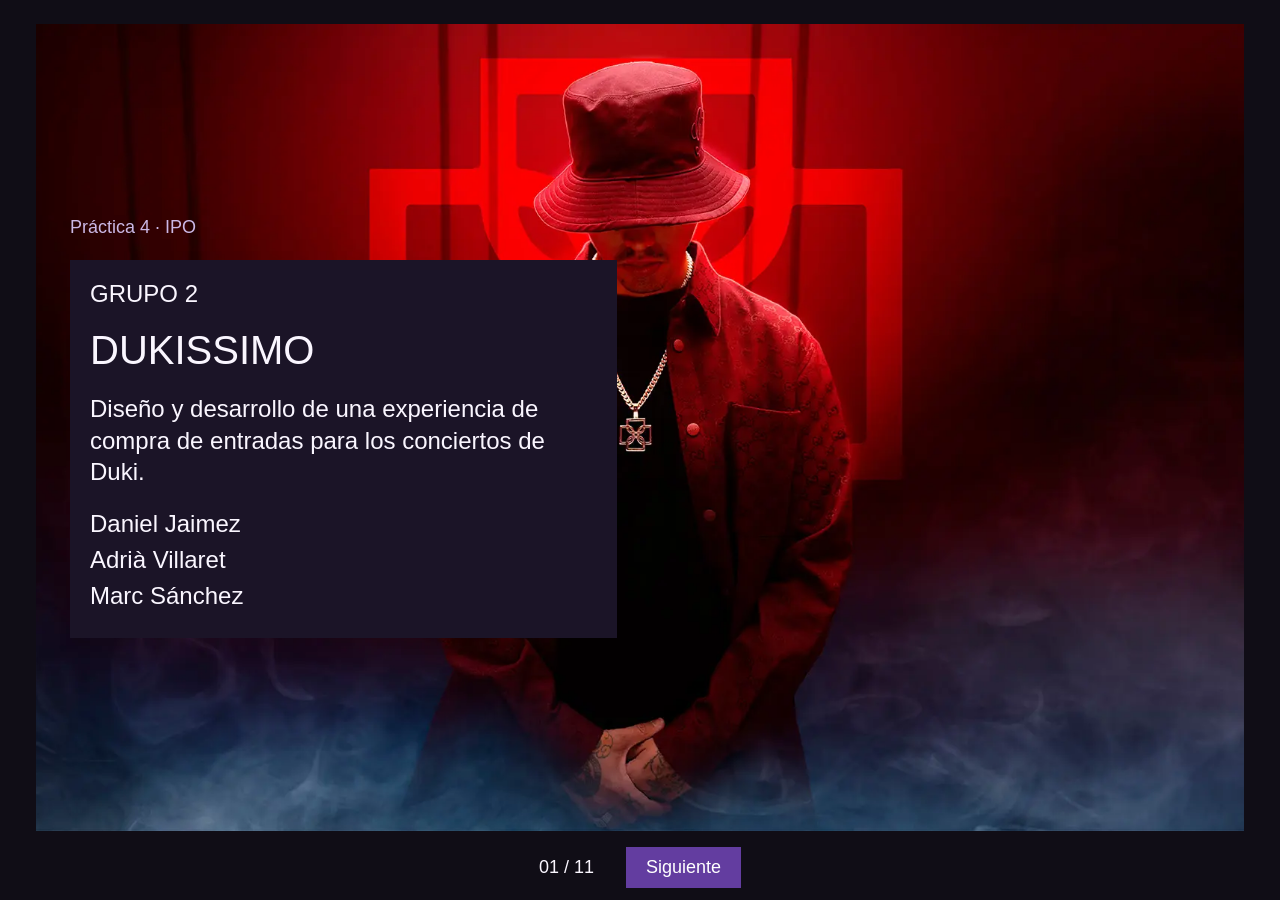
<file: index.html>
<!DOCTYPE html>

<html lang="es">
<head>
<meta charset="utf-8"/>
<meta content="width=device-width, initial-scale=1" name="viewport"/>
<title>DUKISSIMO · DUKISSIMO</title>
<link href="styles/style.css" rel="stylesheet"/>
</head>
<body>
<div class="slide portada">
<div class="kicker">Práctica 4 · IPO</div>
<div class="hero">
<div class="pill">GRUPO 2</div>
<h1 class="brand">DUKISSIMO</h1>
<p class="sub">Diseño y desarrollo de una experiencia de compra de entradas para los conciertos de Duki.</p>
<div class="members"><div class="member"> Daniel Jaimez </div><div class="member"> Adrià Villaret </div><div class="member"> Marc Sánchez </div></div>
</div>

</div>

<div class="navbar"><div>01 / 11</div><a href="02-proyecto-pact.html">Siguiente</a></div></body>
</html>
</file>
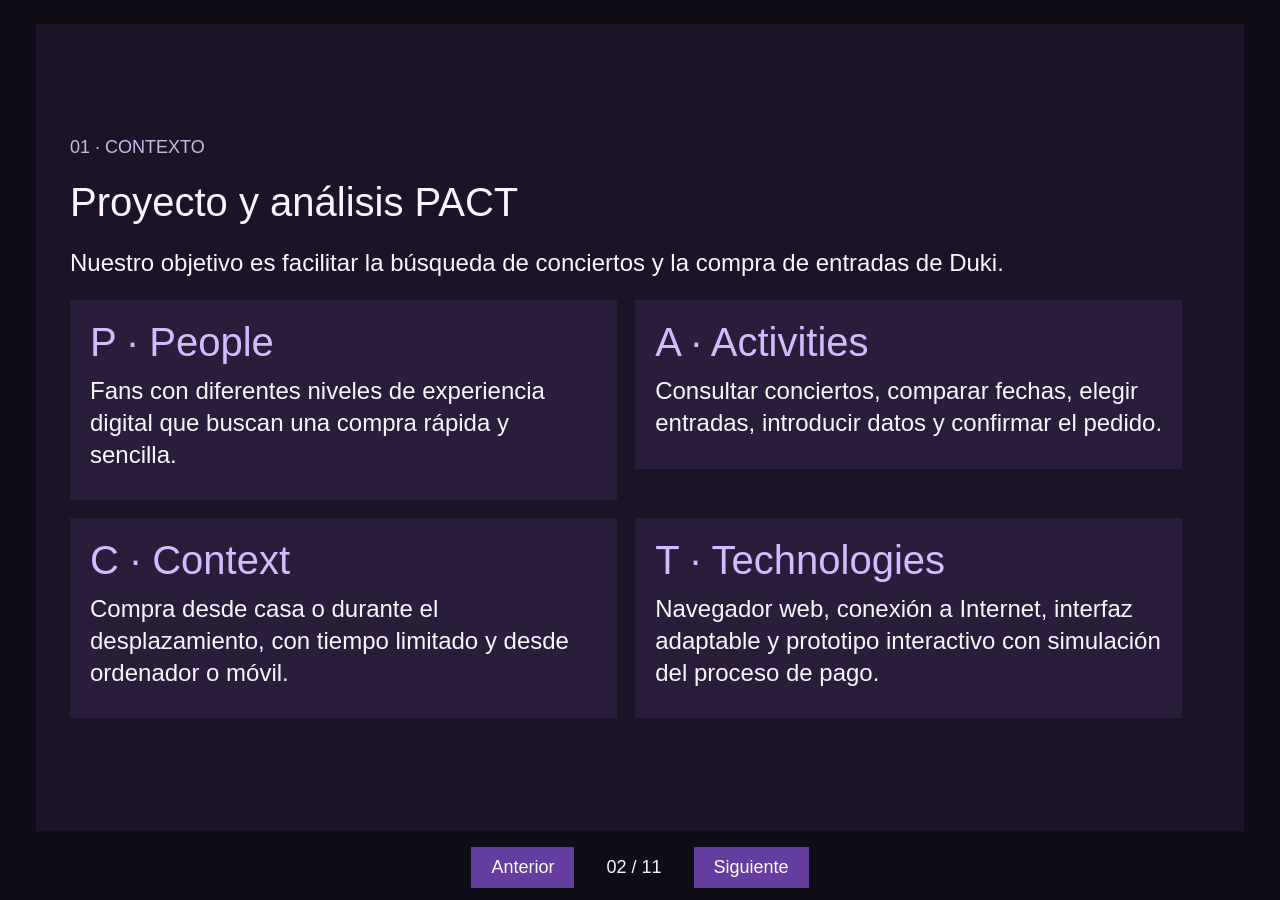
<file: 02-proyecto-pact.html>
<!DOCTYPE html>

<html lang="es">
<head>
<meta charset="utf-8"/>
<meta content="width=device-width, initial-scale=1" name="viewport"/>
<title>El proyecto y el análisis PACT · DUKISSIMO</title>
<link href="styles/style.css" rel="stylesheet"/>
</head>
<body>
<div class="slide">
<div class="kicker">01 · CONTEXTO</div><h1>Proyecto y análisis PACT</h1>
<p class="lead">Nuestro objetivo es facilitar la búsqueda de conciertos y la compra de entradas de Duki.</p>
<div class="grid">
<div class="card"><h3>P · People</h3><p>Fans con diferentes niveles de experiencia digital que buscan una compra rápida y sencilla.</p></div>
<div class="card"><h3>A · Activities</h3><p>Consultar conciertos, comparar fechas, elegir entradas, introducir datos y confirmar el pedido.</p></div>
<div class="card"><h3>C · Context</h3><p>Compra desde casa o durante el desplazamiento, con tiempo limitado y desde ordenador o móvil.</p></div>
<div class="card"><h3>T · Technologies</h3><p>Navegador web, conexión a Internet, interfaz adaptable y prototipo interactivo con simulación del proceso de pago.</p></div>
</div>

</div>

<div class="navbar"><a href="index.html">Anterior</a><div>02 / 11</div><a href="03-benchmarking.html">Siguiente</a></div></body>
</html>
</file>
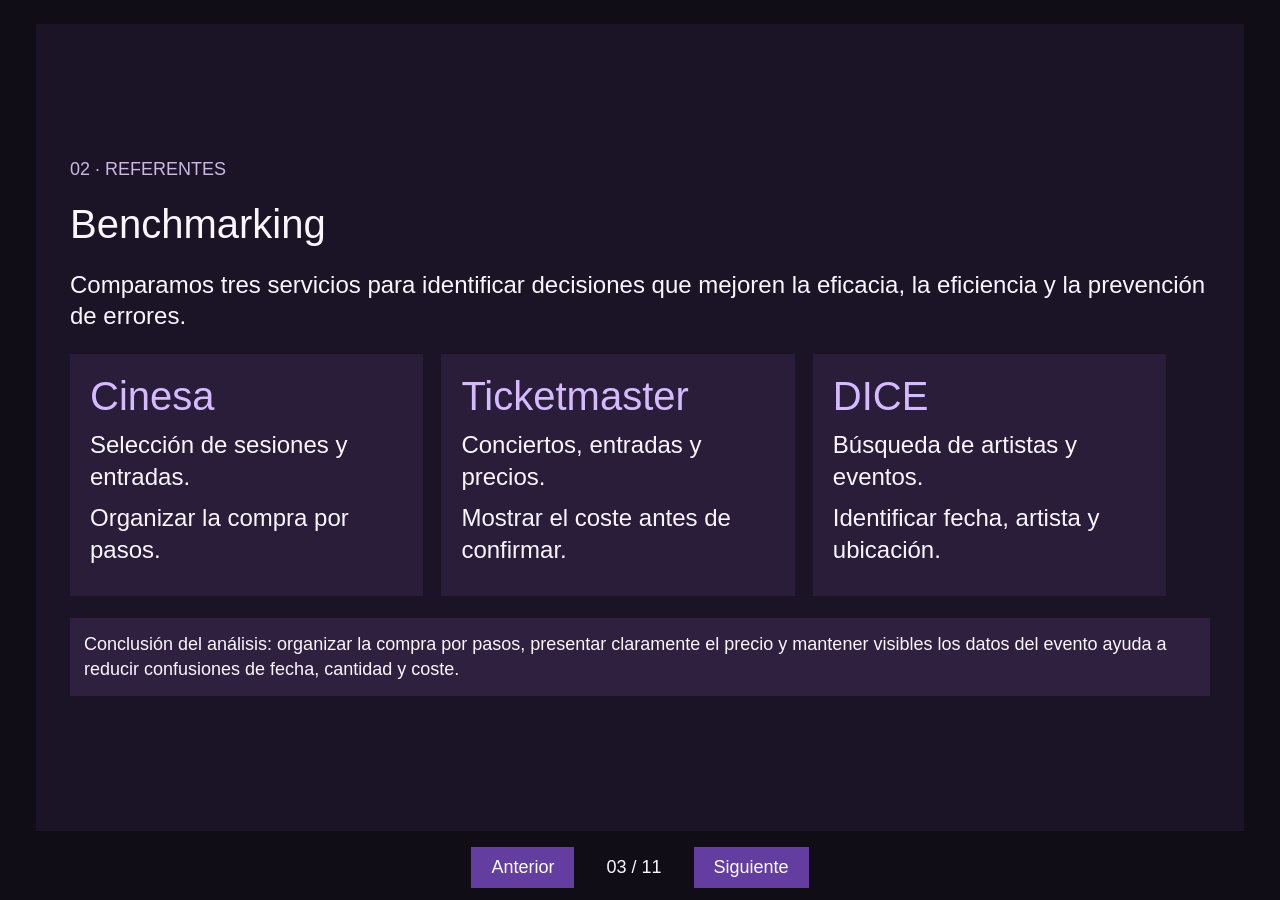
<file: 03-benchmarking.html>
<!DOCTYPE html>

<html lang="es">
<head>
<meta charset="utf-8"/>
<meta content="width=device-width, initial-scale=1" name="viewport"/>
<title>Benchmarking · DUKISSIMO</title>
<link href="styles/style.css" rel="stylesheet"/>
</head>
<body>
<div class="slide">
<div class="kicker">02 · REFERENTES</div><h1>Benchmarking</h1>
<p class="lead">Comparamos tres servicios para identificar decisiones que mejoren la eficacia, la eficiencia y la prevención de errores.</p>
<div class="grid three"><div class="card"><h3>Cinesa</h3><p>Selección de sesiones y entradas.</p><p>Organizar la compra por pasos.</p></div><div class="card"><h3>Ticketmaster</h3><p>Conciertos, entradas y precios.</p><p>Mostrar el coste antes de confirmar.</p></div><div class="card"><h3>DICE</h3><p>Búsqueda de artistas y eventos.</p><p>Identificar fecha, artista y ubicación.</p></div></div>
<div class="note">Conclusión del análisis: organizar la compra por pasos, presentar claramente el precio y mantener visibles los datos del evento ayuda a reducir confusiones de fecha, cantidad y coste.</div>

</div>

<div class="navbar"><a href="02-proyecto-pact.html">Anterior</a><div>03 / 11</div><a href="04-sketch.html">Siguiente</a></div></body>
</html>
</file>
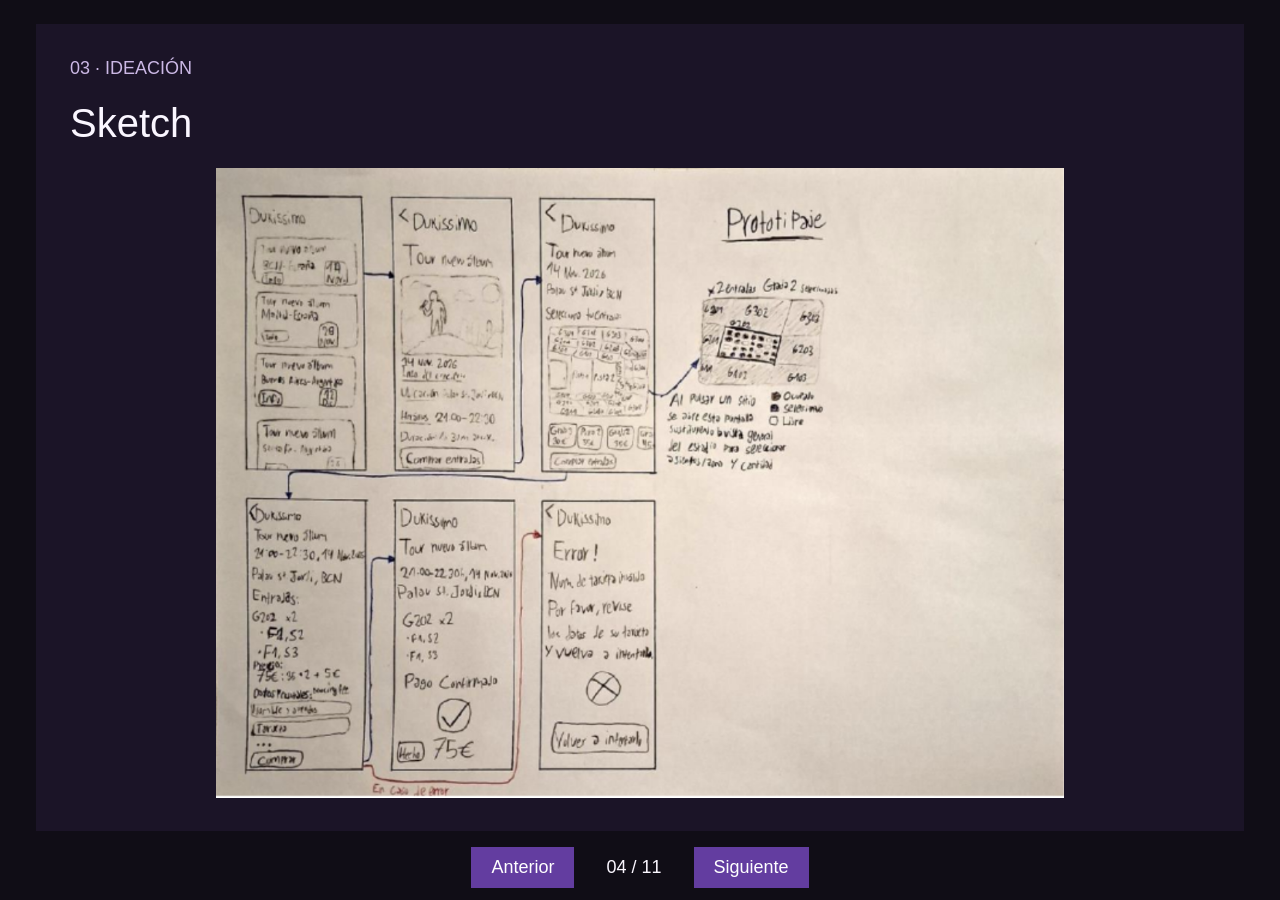
<file: 04-sketch.html>
<!DOCTYPE html>

<html lang="es">
<head>
<meta charset="utf-8"/>
<meta content="width=device-width, initial-scale=1" name="viewport"/>
<title>Del sketch al flujo de compra · DUKISSIMO</title>
<link href="styles/style.css" rel="stylesheet"/>
</head>
<body>
<div class="slide"><div class="kicker">03 · IDEACIÓN</div><h1>Sketch</h1><img alt="Boceto original de las seis pantallas" class="sketch" src="images/sketch_prototipo.png"/></div>

<div class="navbar"><a href="03-benchmarking.html">Anterior</a><div>04 / 11</div><a href="05-figma-estructura.html">Siguiente</a></div></body>
</html>
</file>
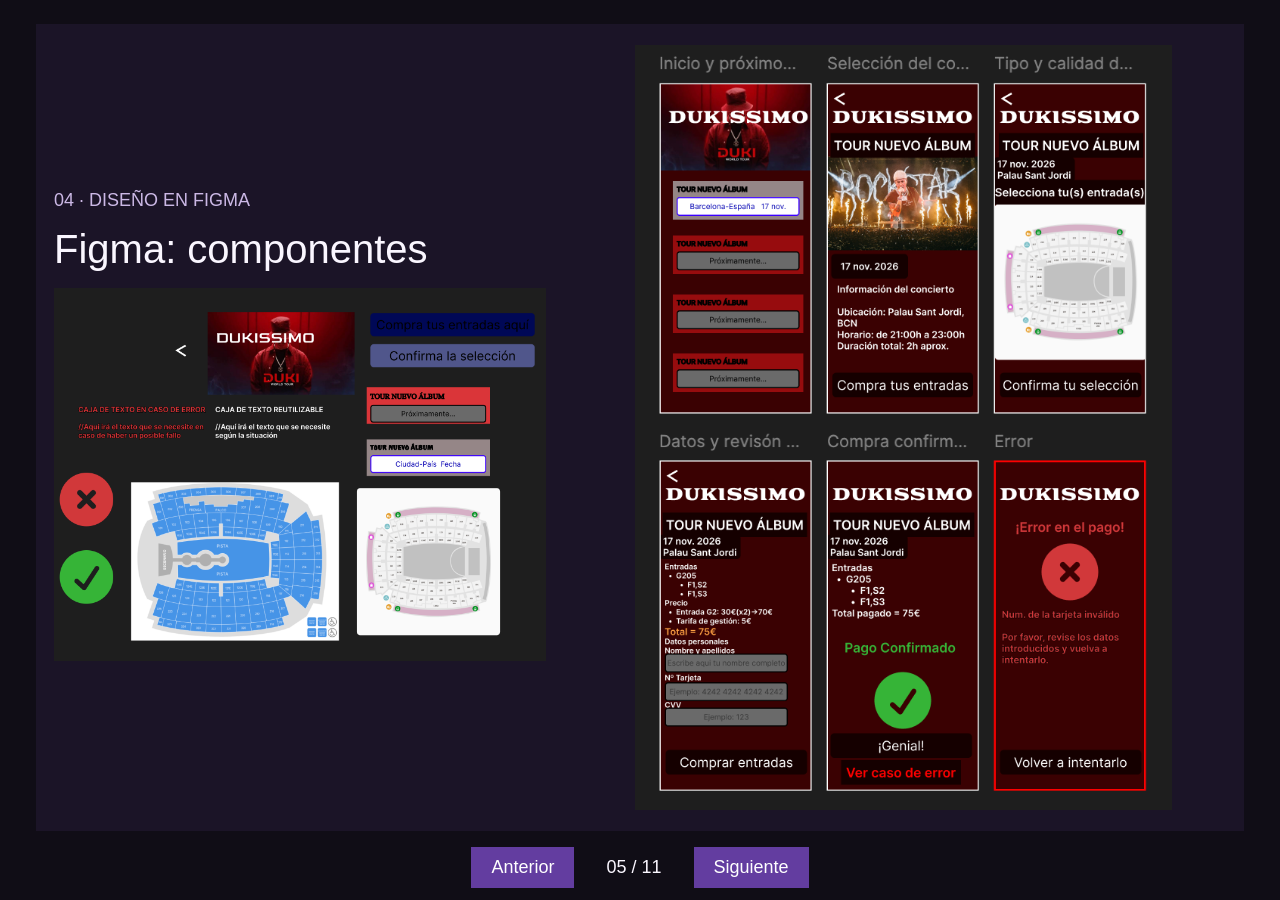
<file: 05-figma-estructura.html>
<!DOCTYPE html>

<html lang="es">
<head>
<meta charset="utf-8"/>
<meta content="width=device-width, initial-scale=1" name="viewport"/>
<title>Figma: estructura y pantallas · DUKISSIMO</title>
<link href="styles/style.css" rel="stylesheet"/>
</head>
<body>
<div class="slide figma-ampliada"><div class="figma-pair"><div class="figma-izquierda"><div class="kicker">04 · DISEÑO EN FIGMA</div><h1>Figma: componentes</h1><img alt="Componentes reutilizables de Figma: botones, cajas de texto, tarjetas, iconos, cabecera y mapas" class="sketch" src="images/componentes.png"/></div><img class="figma-pantallas" alt="Las seis pantallas del prototipo Figma" src="images/figma_pantallas.png"/></div></div>

<div class="navbar"><a href="04-sketch.html">Anterior</a><div>05 / 11</div><a href="06-figma-error.html">Siguiente</a></div></body>
</html>
</file>
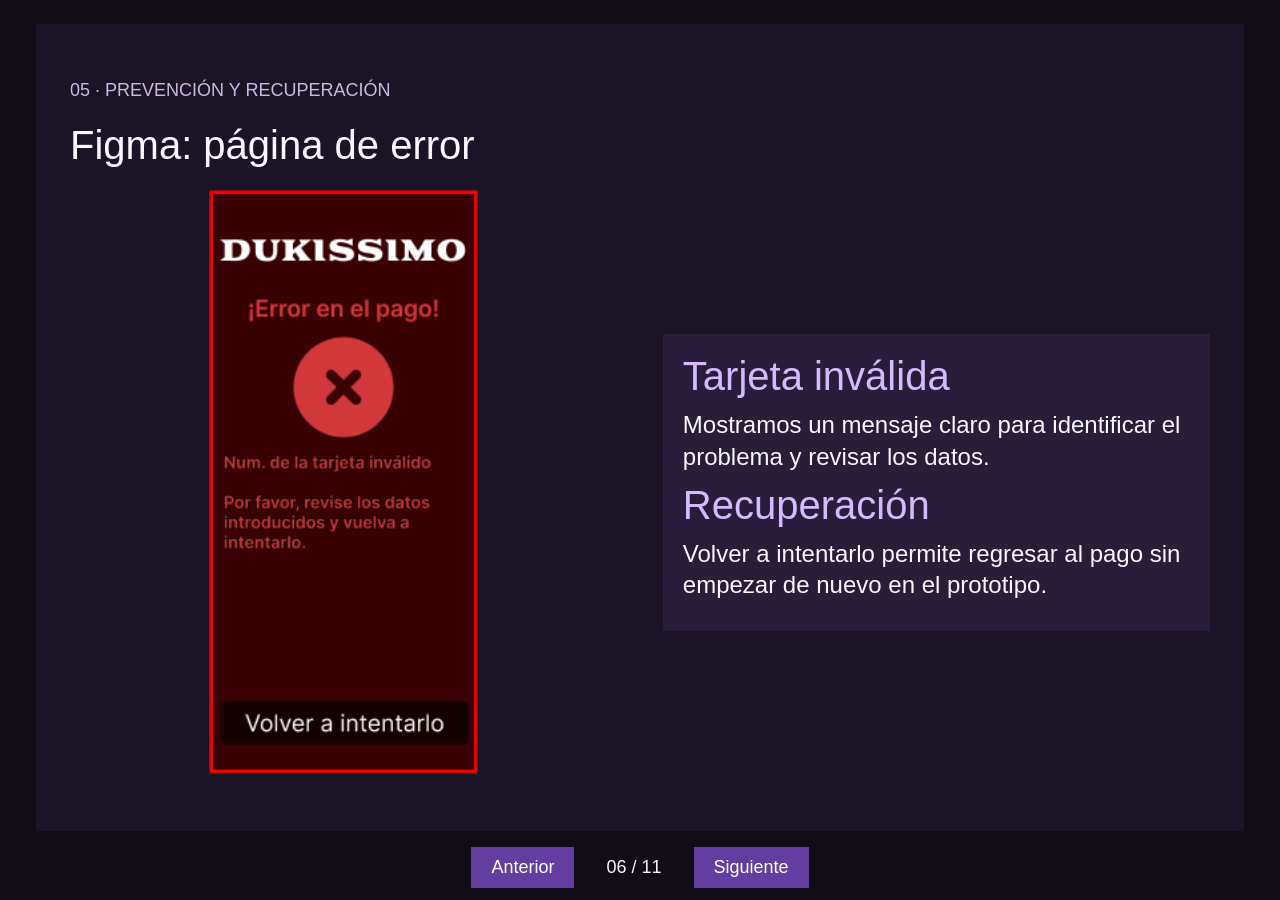
<file: 06-figma-error.html>
<!DOCTYPE html>

<html lang="es">
<head>
<meta charset="utf-8"/>
<meta content="width=device-width, initial-scale=1" name="viewport"/>
<title>Figma: el caso de error · DUKISSIMO</title>
<link href="styles/style.css" rel="stylesheet"/>
</head>
<body>
<div class="slide"><div class="kicker">05 · PREVENCIÓN Y RECUPERACIÓN</div><h1>Figma: página de error</h1><div class="two-col"><img alt="Pantalla de error de pago" class="evidence" src="images/error.png"/><div class="card"><h3>Tarjeta inválida</h3><p>Mostramos un mensaje claro para identificar el problema y revisar los datos.</p><h3>Recuperación</h3><p>Volver a intentarlo permite regresar al pago sin empezar de nuevo en el prototipo.</p></div></div></div>

<div class="navbar"><a href="05-figma-estructura.html">Anterior</a><div>06 / 11</div><a href="07-html.html">Siguiente</a></div></body>
</html>
</file>
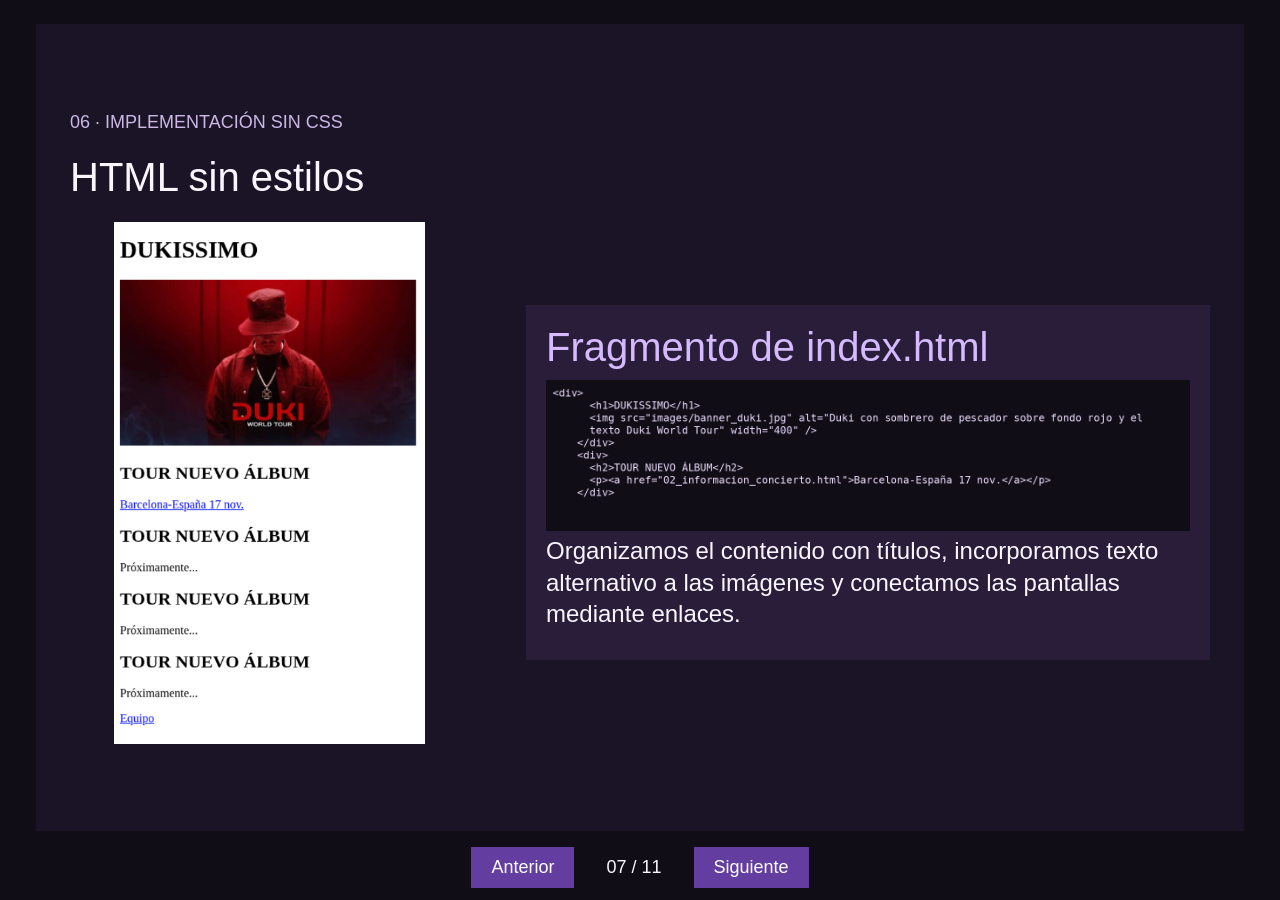
<file: 07-html.html>
<!DOCTYPE html>

<html lang="es">
<head>
<meta charset="utf-8"/>
<meta content="width=device-width, initial-scale=1" name="viewport"/>
<title>De Figma a HTML · DUKISSIMO</title>
<link href="styles/style.css" rel="stylesheet"/>
</head>
<body>
<div class="slide"><div class="kicker">06 · IMPLEMENTACIÓN SIN CSS</div><h1>HTML sin estilos</h1><div class="two-col html-preview"><img alt="Inicio original sin CSS" class="evidence" src="images/html.png"/><div class="card"><h3>Fragmento de index.html</h3><img alt="Código original con título, imagen y enlace al concierto" class="codepic" src="images/codigo.png"/><p>Organizamos el contenido con títulos, incorporamos texto alternativo a las imágenes y conectamos las pantallas mediante enlaces.</p></div></div></div>

<div class="navbar"><a href="06-figma-error.html">Anterior</a><div>07 / 11</div><a href="08-figma-a-css.html">Siguiente</a></div></body>
</html>
</file>
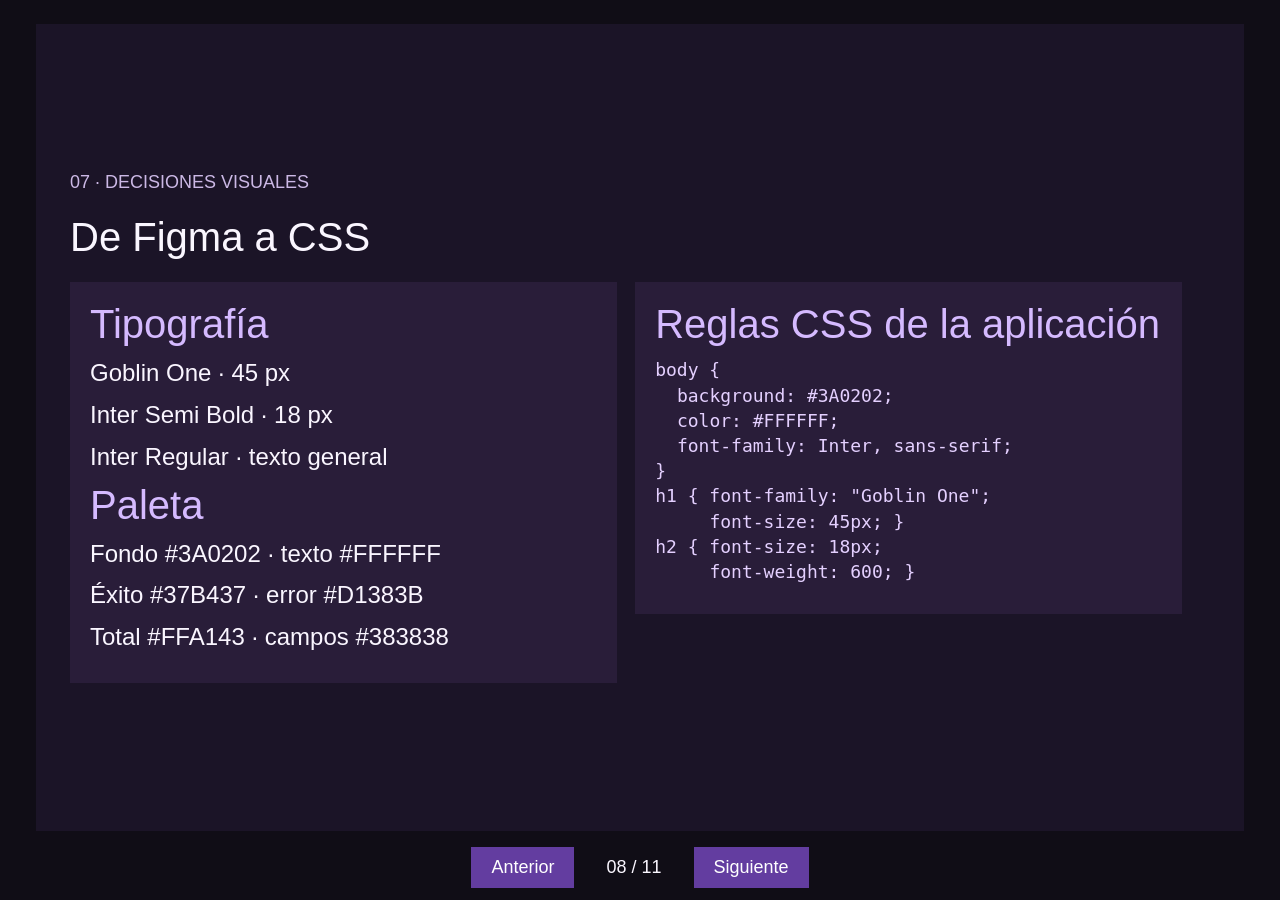
<file: 08-figma-a-css.html>
<!DOCTYPE html>

<html lang="es">
<head>
<meta charset="utf-8"/>
<meta content="width=device-width, initial-scale=1" name="viewport"/>
<title>De Figma a CSS · DUKISSIMO</title>
<link href="styles/style.css" rel="stylesheet"/>
</head>
<body>
<div class="slide"><div class="kicker">07 · DECISIONES VISUALES</div><h1>De Figma a CSS</h1><div class="grid"><div class="card"><h3>Tipografía</h3><p>Goblin One · 45 px</p><p>Inter Semi Bold · 18 px</p><p>Inter Regular · texto general</p><h3>Paleta</h3><p>Fondo #3A0202 · texto #FFFFFF</p><p>Éxito #37B437 · error #D1383B</p><p>Total #FFA143 · campos #383838</p></div><div class="card"><h3>Reglas CSS de la aplicación</h3><pre>body {
  background: #3A0202;
  color: #FFFFFF;
  font-family: Inter, sans-serif;
}
h1 { font-family: "Goblin One";
     font-size: 45px; }
h2 { font-size: 18px;
     font-weight: 600; }</pre></div></div></div>

<div class="navbar"><a href="07-html.html">Anterior</a><div>08 / 11</div><a href="09-fragmento-css.html">Siguiente</a></div></body>
</html>
</file>
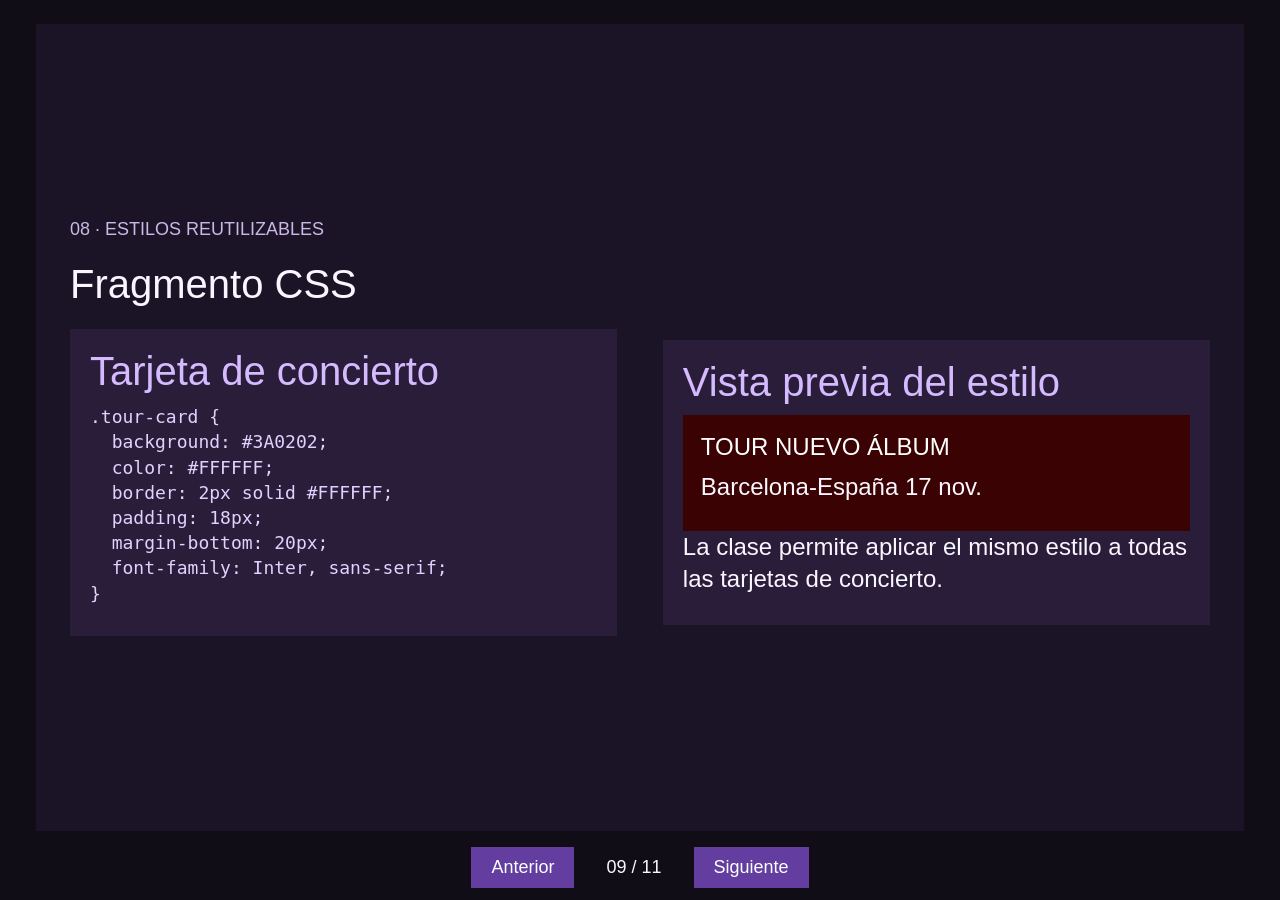
<file: 09-fragmento-css.html>
<!DOCTYPE html>

<html lang="es">
<head>
<meta charset="utf-8"/>
<meta content="width=device-width, initial-scale=1" name="viewport"/>
<title>Fragmento CSS · DUKISSIMO</title>
<link href="styles/style.css" rel="stylesheet"/>
</head>
<body>
<div class="slide"><div class="kicker">08 · ESTILOS REUTILIZABLES</div><h1>Fragmento CSS</h1><div class="two-col"><div class="card"><h3>Tarjeta de concierto</h3><pre>.tour-card {
  background: #3A0202;
  color: #FFFFFF;
  border: 2px solid #FFFFFF;
  padding: 18px;
  margin-bottom: 20px;
  font-family: Inter, sans-serif;
}</pre></div><div class="card"><h3>Vista previa del estilo</h3><div class="demo"><h3>TOUR NUEVO ÁLBUM</h3><p>Barcelona-España 17 nov.</p></div><p>La clase permite aplicar el mismo estilo a todas las tarjetas de concierto.</p></div></div></div>

<div class="navbar"><a href="08-figma-a-css.html">Anterior</a><div>09 / 11</div><a href="10-dificultades.html">Siguiente</a></div></body>
</html>
</file>
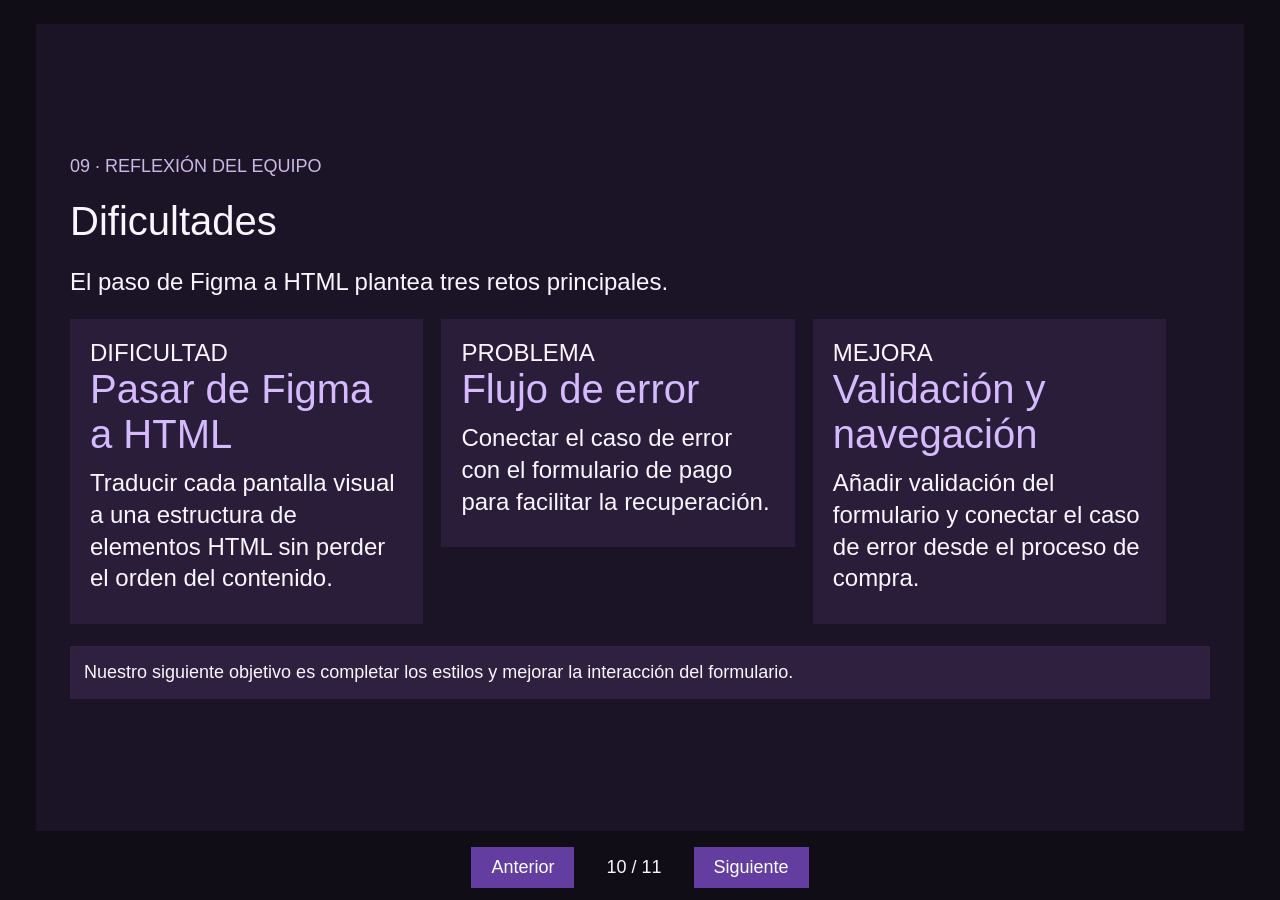
<file: 10-dificultades.html>
<!DOCTYPE html>

<html lang="es">
<head>
<meta charset="utf-8"/>
<meta content="width=device-width, initial-scale=1" name="viewport"/>
<title>Dificultades y mejoras · DUKISSIMO</title>
<link href="styles/style.css" rel="stylesheet"/>
</head>
<body>
<div class="slide">
<div class="kicker">09 · REFLEXIÓN DEL EQUIPO</div><h1>Dificultades</h1>
<p class="lead">El paso de Figma a HTML plantea tres retos principales.</p>
<div class="grid three">
<div class="card"><div class="pill">DIFICULTAD</div><h3>Pasar de Figma a HTML</h3><p>Traducir cada pantalla visual a una estructura de elementos HTML sin perder el orden del contenido.</p></div>
<div class="card"><div class="pill">PROBLEMA</div><h3>Flujo de error</h3><p>Conectar el caso de error con el formulario de pago para facilitar la recuperación.</p></div>
<div class="card"><div class="pill">MEJORA</div><h3>Validación y navegación</h3><p>Añadir validación del formulario y conectar el caso de error desde el proceso de compra.</p></div>
</div>
<div class="note">Nuestro siguiente objetivo es completar los estilos y mejorar la interacción del formulario.</div>

</div>

<div class="navbar"><a href="09-fragmento-css.html">Anterior</a><div>10 / 11</div><a href="11-conclusiones.html">Siguiente</a></div></body>
</html>
</file>
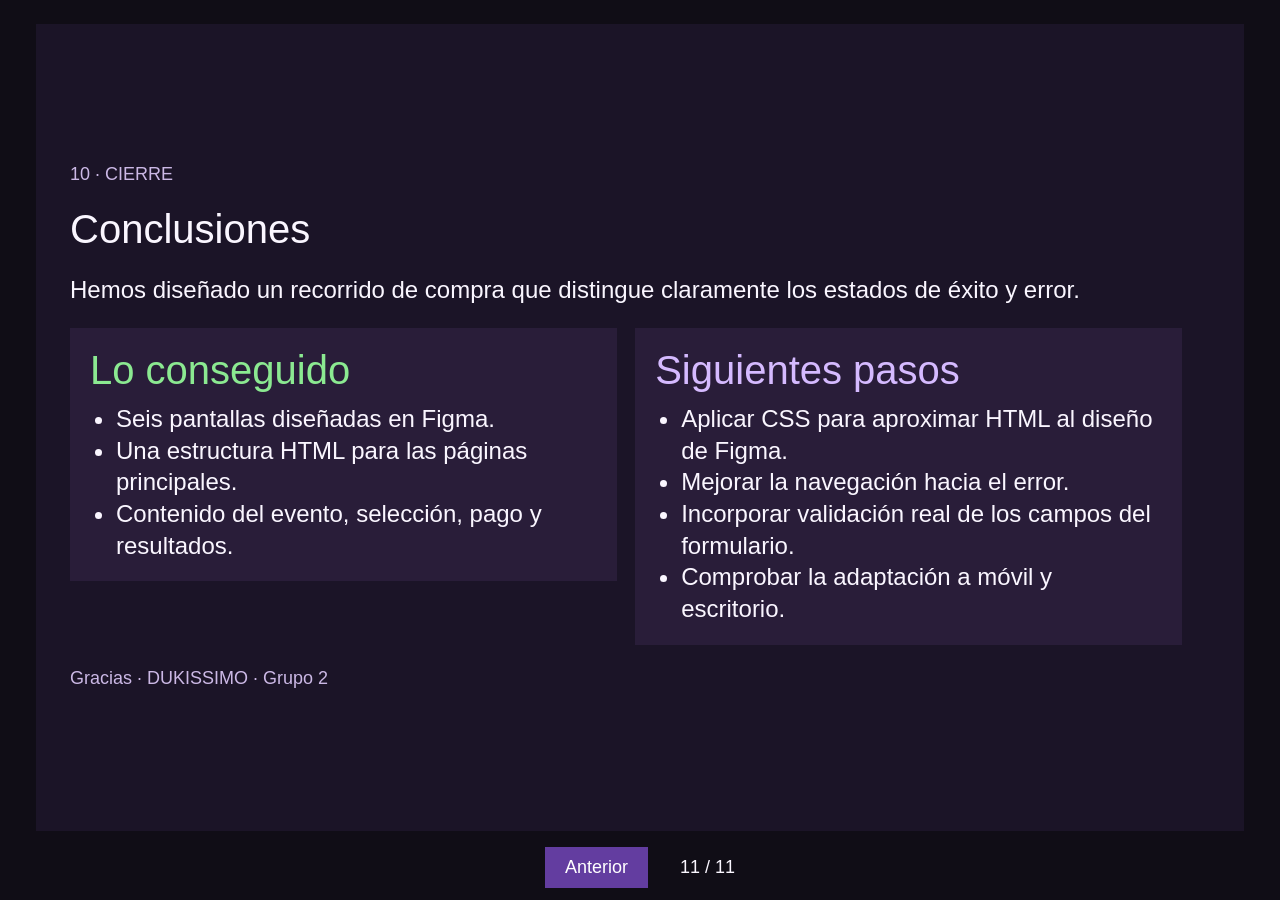
<file: 11-conclusiones.html>
<!DOCTYPE html>

<html lang="es">
<head>
<meta charset="utf-8"/>
<meta content="width=device-width, initial-scale=1" name="viewport"/>
<title>Conclusiones · DUKISSIMO</title>
<link href="styles/style.css" rel="stylesheet"/>
</head>
<body>
<div class="slide">
<div class="kicker">10 · CIERRE</div><h1>Conclusiones</h1>
<p class="lead">Hemos diseñado un recorrido de compra que distingue claramente los estados de éxito y error.</p>
<div class="grid">
<div class="card"><h3 class="green">Lo conseguido</h3><ul><li>Seis pantallas diseñadas en Figma.</li><li>Una estructura HTML para las páginas principales.</li><li>Contenido del evento, selección, pago y resultados.</li></ul></div>
<div class="card"><h3 class="purple">Siguientes pasos</h3><ul><li>Aplicar CSS para aproximar HTML al diseño de Figma.</li><li>Mejorar la navegación hacia el error.</li><li>Incorporar validación real de los campos del formulario.</li><li>Comprobar la adaptación a móvil y escritorio.</li></ul></div>
</div>
<p class="muted">Gracias · DUKISSIMO · Grupo 2</p>

</div>

<div class="navbar"><a href="10-dificultades.html">Anterior</a><div>11 / 11</div></div></body>
</html>
</file>
<file: styles/style.css>
* {
    box-sizing: border-box;
}

body {
    margin: 0;
    padding: 24px 36px 12px;
    background-color: #100d16;
    color: #faf6ff;
    font-family: Arial, sans-serif;
    min-height: 100vh;
    display: flex;
    flex-direction: column;
    gap: 16px;
}

.slide {
    background-color: #1b1427;

    padding: 26px 34px;
    flex: 1;
    display: flex;
    flex-direction: column;
    justify-content: center;
    gap: 22px;
}

h1, h2, h3, p {
    margin: 0;
}

h1, h2, h3 {
    font-weight: normal;
}

h1 {
    font-size: 40px;
}

h2, h3 {
    font-size: 40px;
    color: #d5baff;
}

p, li {
    font-size: 24px;
    line-height: 1.32;
}

.kicker, .muted {
    font-size: 18px;
    color: #cbb8e5;
}

.lead {
    font-size: 24px;
}

.green {
    color: #8be991;
}

.purple {
    color: #d5baff;
}

ul {
    margin: 0;
    padding-left: 26px;
}

.grid, .two-col {
    display: flex;
    flex-wrap: wrap;
    align-items: flex-start;
    gap: 18px;
}

.grid .card {
    width: 48%;
}

.three .card {
    width: 31%;
}

.two-col {
    align-items: center;
    justify-content: space-between;
}

.two-col .card {
    width: 48%;
}

.card {
    background-color: #291d39;

    padding: 20px;
}

.card h3, .card p, .card pre {
    margin-bottom: 10px;
}

.note {
    background-color: #30203f;

    padding: 14px;
    font-size: 18px;
    line-height: 1.4;
}

/* 6. Portada */
.portada {
    background-image: url('../images/duki_portada.png');
    background-size: cover;
    background-position: center;
    min-height: 85vh;
}

.hero {
    background-color: #1b1427;
    padding: 20px;
    width: 48%;
}

.hero h1 {
    font-size: 40px;
    margin: 20px 0;
}

.members {
    margin-top: 22px;
}

.member {
    margin-bottom: 8px;
    font-size: 24px;
}

.pill {
    font-size: 24px;
}

.sketch {
    width: 100%;
    max-height: 70vh;
    object-fit: contain;
}

.figma-ampliada {
    padding: 8px 18px;
}

.figma-pair {
    display: flex;
    align-items: center;
    justify-content: space-between;
    gap: 18px;
}

.figma-izquierda {
    width: 42%;
}

.figma-izquierda h1 {
    margin: 16px 0;
}

.figma-pantallas {
    width: 55%;
    height: 85vh;
    object-fit: contain;
}

.evidence {
    width: 48%;
    max-height: 65vh;
    object-fit: contain;
}

.html-preview .evidence {
    width: 35%;
    max-height: 58vh;
}

.html-preview .card {
    width: 60%;
}

.codepic {
    width: 100%;
    max-height: 270px;
    object-fit: contain;
}

pre {
    font-size: 18px;
    line-height: 1.4;
    white-space: pre-wrap;
    color: #e4d0ff;
    margin: 0;
}

.demo {
    background-color: #3a0202;

    padding: 18px;
}

.demo h3 {
    color: white;
    font-size: 24px;
}

.navbar {
    display: flex;
    justify-content: center;
    align-items: center;
    gap: 32px;
    font-size: 18px;
}

.navbar a {
    background-color: #633da0;
    color: white;
    padding: 10px 20px;

    text-decoration: none;
}

@media (max-width: 800px) {
    body {
        padding: 12px;
    }

    .slide {
        padding: 18px;
    }

    .grid, .two-col, .figma-pair {
        flex-direction: column;
    }

    .grid .card, .two-col .card, .html-preview .card,
    .figma-izquierda, .figma-pantallas, .hero {
        width: 100%;
    }

    .figma-pantallas {
        height: auto;
    }

    .evidence, .html-preview .evidence {
        width: 100%;
    }

    .hero h1 {
        font-size: 40px;
    }
}
</file>
